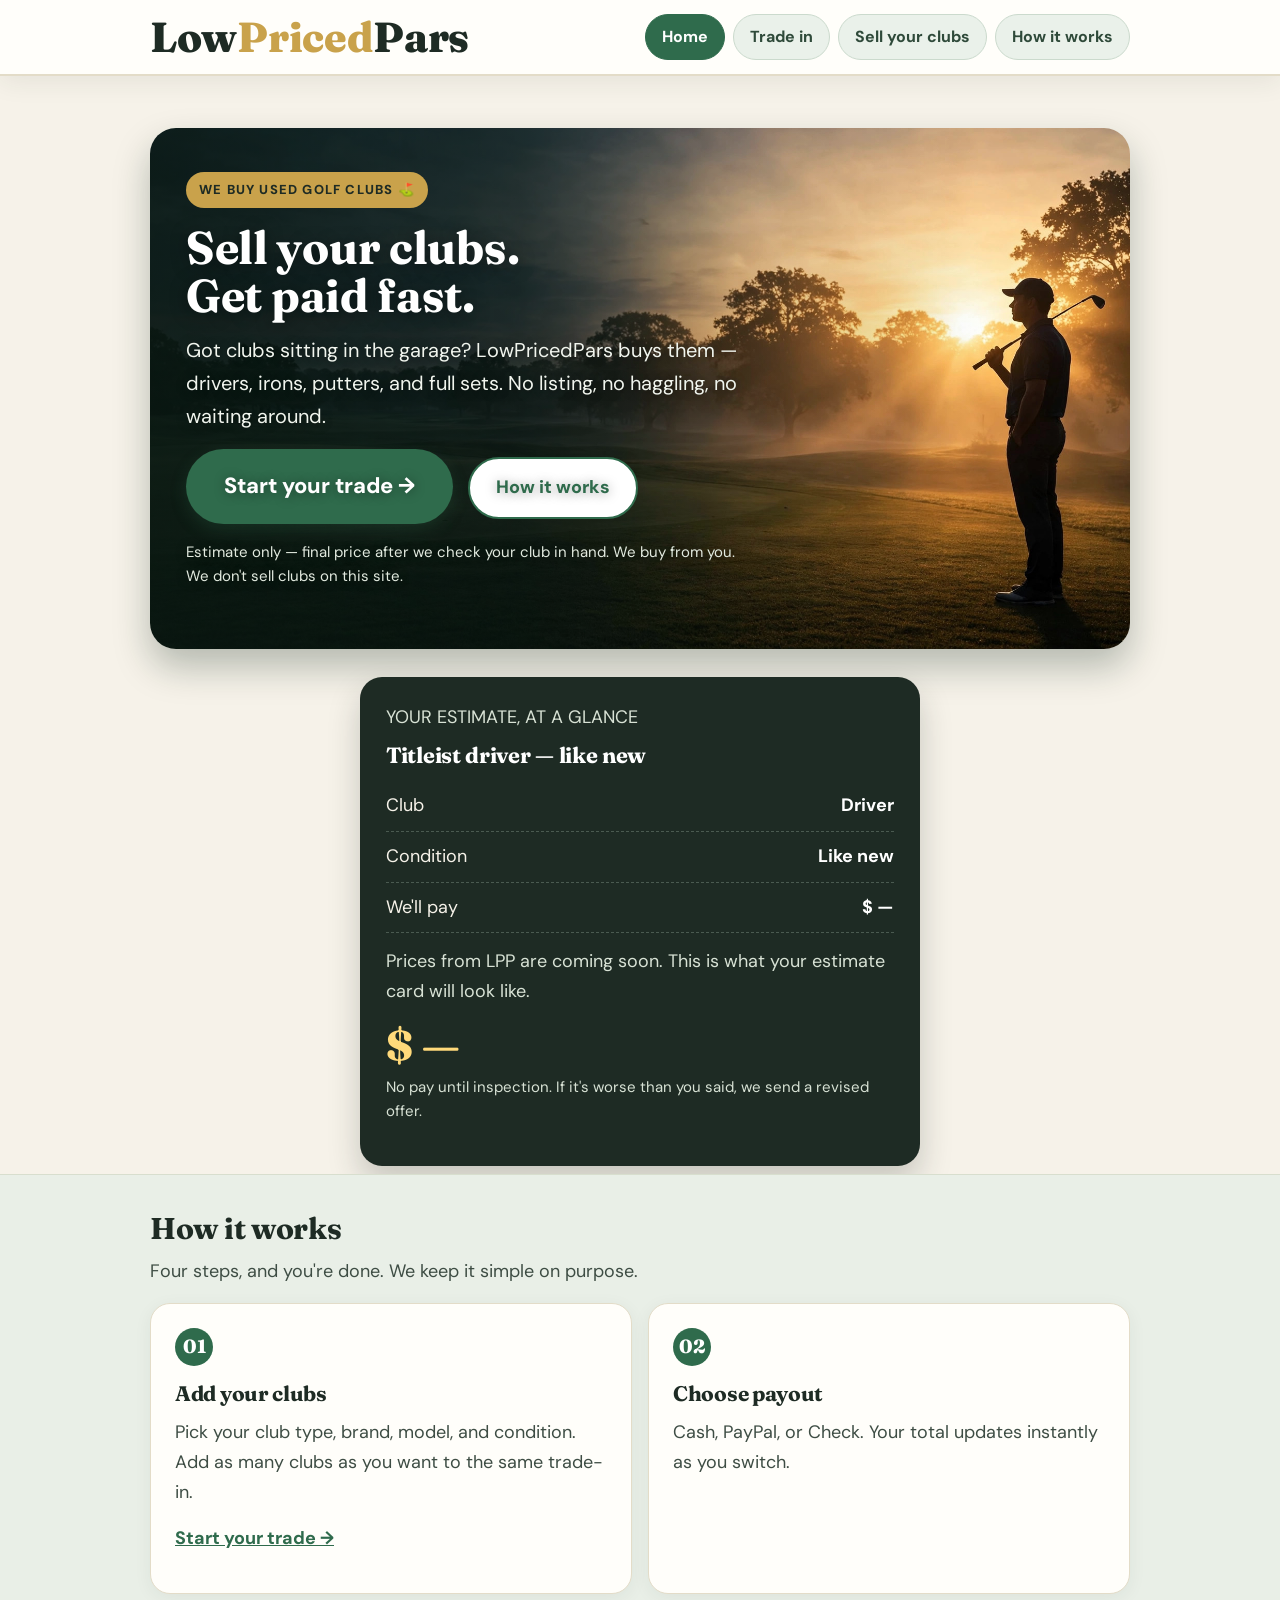
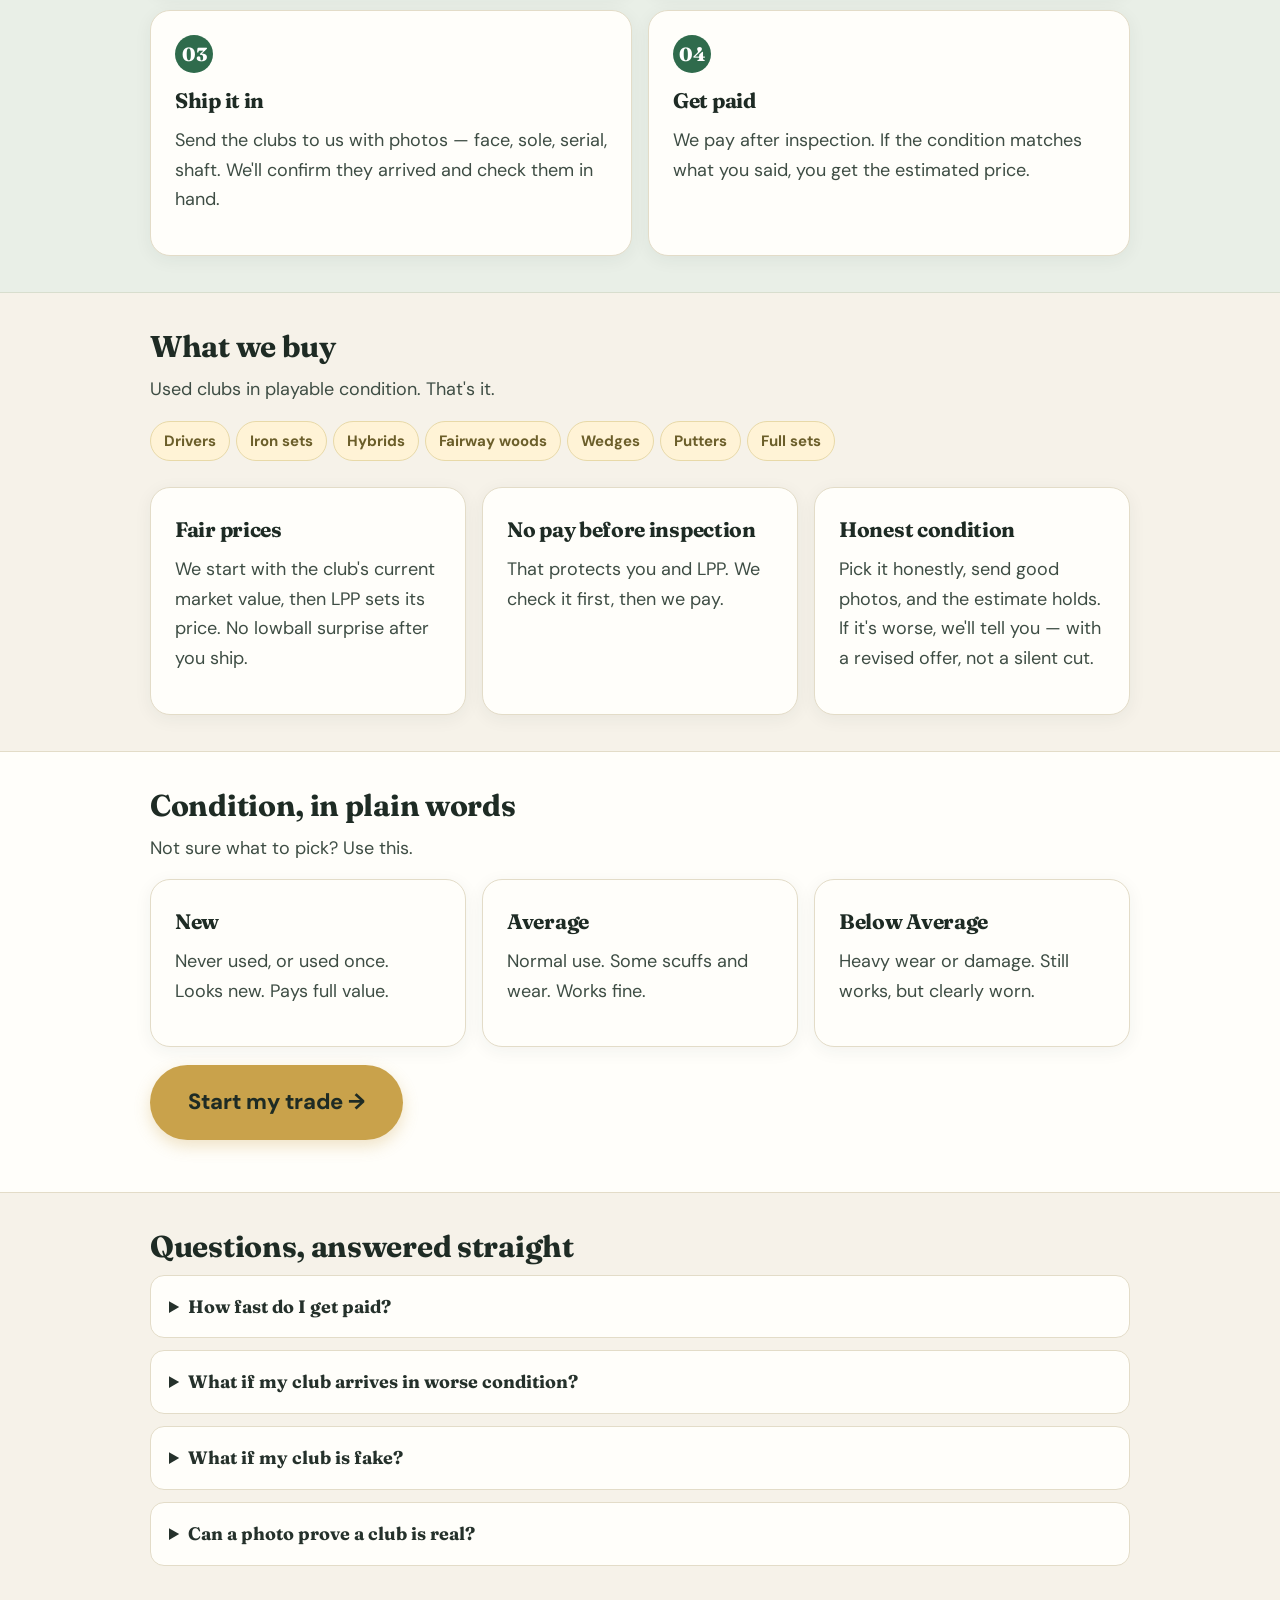
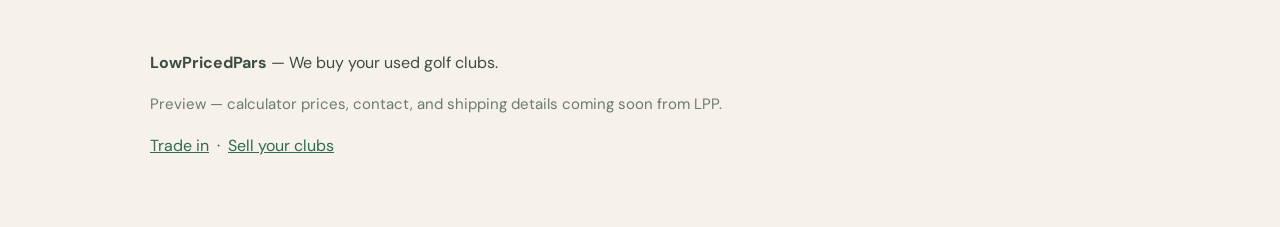
<file: index.html>
<!DOCTYPE html>
<html lang="en">
<head>
<meta charset="UTF-8">
<meta name="viewport" content="width=device-width, initial-scale=1">
<title>LowPricedPars — We Buy Your Used Golf Clubs</title>
<meta name="description" content="LowPricedPars buys used golf clubs. Trade in your clubs, send photos, ship it in, get paid after inspection.">
<link rel="stylesheet" href="styles.css">
</head>
<body>

<header>
  <div class="wrap-wide header-inner">
    <a class="logo" href="index.html">Low<span class="gold">Priced</span>Pars</a>
    <nav>
      <a href="index.html" class="active">Home</a>
      <a href="estimate.html">Trade in</a>
      <a href="sell.html">Sell your clubs</a>
      <a href="#how">How it works</a>
    </nav>
  </div>
</header>

<main>
  <div class="wrap-wide">
    <div class="hero">
      <div class="hero-photo">
      <div class="hero-grid">
        <div>
          <span class="eyebrow">WE BUY USED GOLF CLUBS ⛳</span>
          <h1>Sell your clubs.<br>Get paid fast.</h1>
          <p class="lead">Got clubs sitting in the garage? LowPricedPars buys them — drivers, irons, putters, and full sets. No listing, no haggling, no waiting around.</p>
          <p>
            <a class="btn btn-big" href="estimate.html">Start your trade →</a>
            <a class="btn btn-ghost" href="#how">How it works</a>
          </p>
          <p class="small">Estimate only — final price after we check your club in hand. We buy from you. We don't sell clubs on this site.</p>
        </div>
      </div>
      </div>
    </div>

    <div class="mock-card" style="max-width:560px; margin:0 auto 8px; transform:none;">
      <p style="margin-bottom:4px;">YOUR ESTIMATE, AT A GLANCE</p>
      <h3>Titleist driver — like new</h3>
      <div class="mock-line"><span>Club</span><strong>Driver</strong></div>
      <div class="mock-line"><span>Condition</span><strong>Like new</strong></div>
      <div class="mock-line"><span>We'll pay</span><strong>$ —</strong></div>
      <p style="margin-top:14px;">Prices from LPP are coming soon. This is what your estimate card will look like.</p>
      <div class="price-big">$ —</div>
      <p class="small" style="color:#D8E2D5;">No pay until inspection. If it's worse than you said, we send a revised offer.</p>
    </div>
  </div>

  <section id="how" class="soft">
    <div class="wrap-wide">
      <h2>How it works</h2>
      <p>Four steps, and you're done. We keep it simple on purpose.</p>
      <div class="grid">
        <div class="card"><span class="step-num">01</span><h3>Add your clubs</h3><p>Pick your club type, brand, model, and condition. Add as many clubs as you want to the same trade-in.</p><p><a href="estimate.html"><strong>Start your trade →</strong></a></p></div>
        <div class="card"><span class="step-num">02</span><h3>Choose payout</h3><p>Cash, PayPal, or Check. Your total updates instantly as you switch.</p></div>
        <div class="card"><span class="step-num">03</span><h3>Ship it in</h3><p>Send the clubs to us with photos — face, sole, serial, shaft. We'll confirm they arrived and check them in hand.</p></div>
        <div class="card"><span class="step-num">04</span><h3>Get paid</h3><p>We pay after inspection. If the condition matches what you said, you get the estimated price.</p></div>
      </div>
    </div>
  </section>

  <section>
    <div class="wrap-wide">
      <h2>What we buy</h2>
      <p>Used clubs in playable condition. That's it.</p>
      <p>
        <span class="tag">Drivers</span><span class="tag">Iron sets</span><span class="tag">Hybrids</span><span class="tag">Fairway woods</span><span class="tag">Wedges</span><span class="tag">Putters</span><span class="tag">Full sets</span>
      </p>
      <div class="grid3" style="margin-top:18px;">
        <div class="card"><h3>Fair prices</h3><p>We start with the club's current market value, then LPP sets its price. No lowball surprise after you ship.</p></div>
        <div class="card"><h3>No pay before inspection</h3><p>That protects you and LPP. We check it first, then we pay.</p></div>
        <div class="card"><h3>Honest condition</h3><p>Pick it honestly, send good photos, and the estimate holds. If it's worse, we'll tell you — with a revised offer, not a silent cut.</p></div>
      </div>
    </div>
  </section>

  <section class="cream">
    <div class="wrap-wide">
      <h2>Condition, in plain words</h2>
      <p>Not sure what to pick? Use this.</p>
      <div class="grid3">
        <div class="card"><h3>New</h3><p>Never used, or used once. Looks new. Pays full value.</p></div>
        <div class="card"><h3>Average</h3><p>Normal use. Some scuffs and wear. Works fine.</p></div>
        <div class="card"><h3>Below Average</h3><p>Heavy wear or damage. Still works, but clearly worn.</p></div>
      </div>
      <p style="margin-top:18px;"><a class="btn btn-gold btn-big" href="estimate.html">Start my trade →</a></p>
    </div>
  </section>

  <section>
    <div class="wrap-wide">
      <h2>Questions, answered straight</h2>
      <details><summary>How fast do I get paid?</summary><p>After we receive and inspect your club. Exact timing is coming soon.</p></details>
      <details><summary>What if my club arrives in worse condition?</summary><p>We'll send a revised, lower offer. You can accept it, or get the club back.</p></details>
      <details><summary>What if my club is fake?</summary><p>We pay $0 for fake, stolen, or wrong clubs. Photos help us flag it early, but the final check is in hand.</p></details>
      <details><summary>Can a photo prove a club is real?</summary><p>No — not on its own. AI can flag something suspicious, but it can't certify a club. That's why we inspect before we pay.</p></details>
    </div>
  </section>
</main>

<footer>
  <div class="wrap-wide">
    <p><strong>LowPricedPars</strong> — We buy your used golf clubs.</p>
    <p class="small">Preview — calculator prices, contact, and shipping details coming soon from LPP.</p>
    <p><a href="estimate.html">Trade in</a> &nbsp;·&nbsp; <a href="sell.html">Sell your clubs</a></p>
  </div>
</footer>

</body>
</html>
</file>
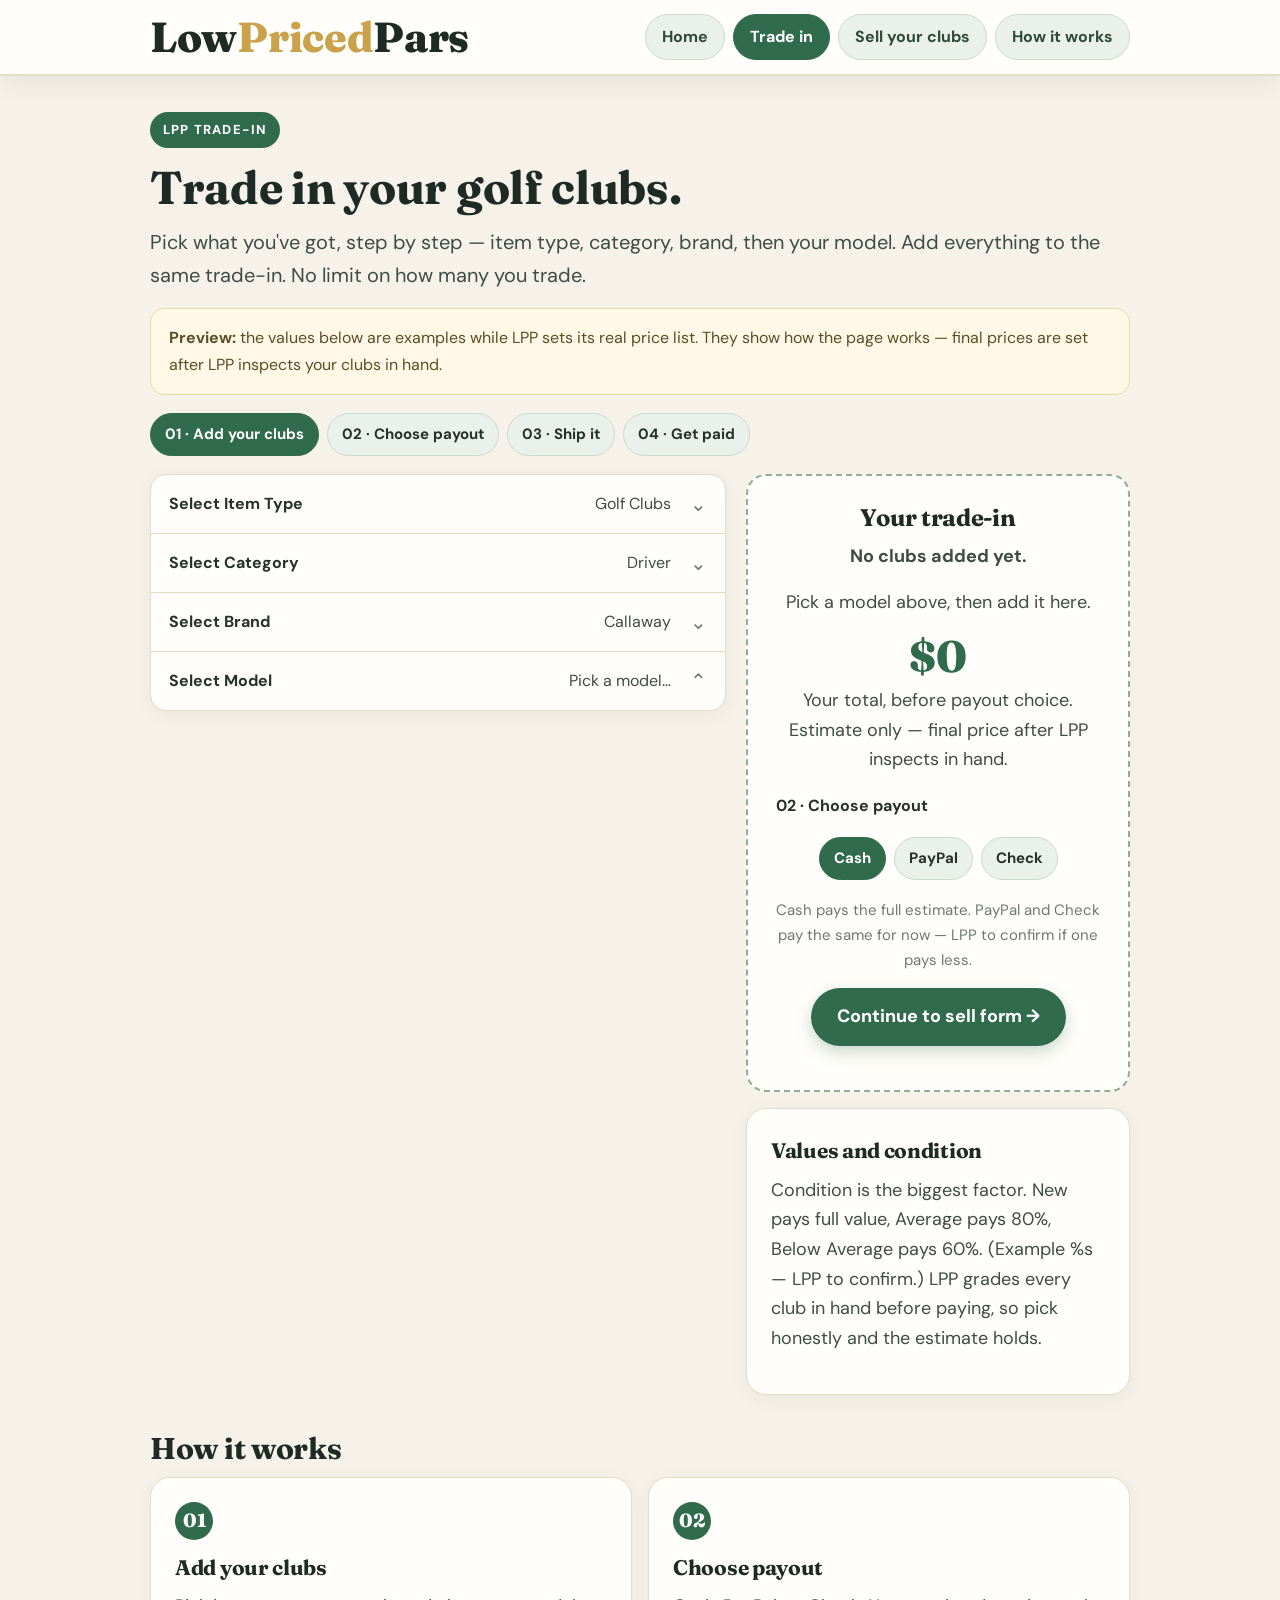
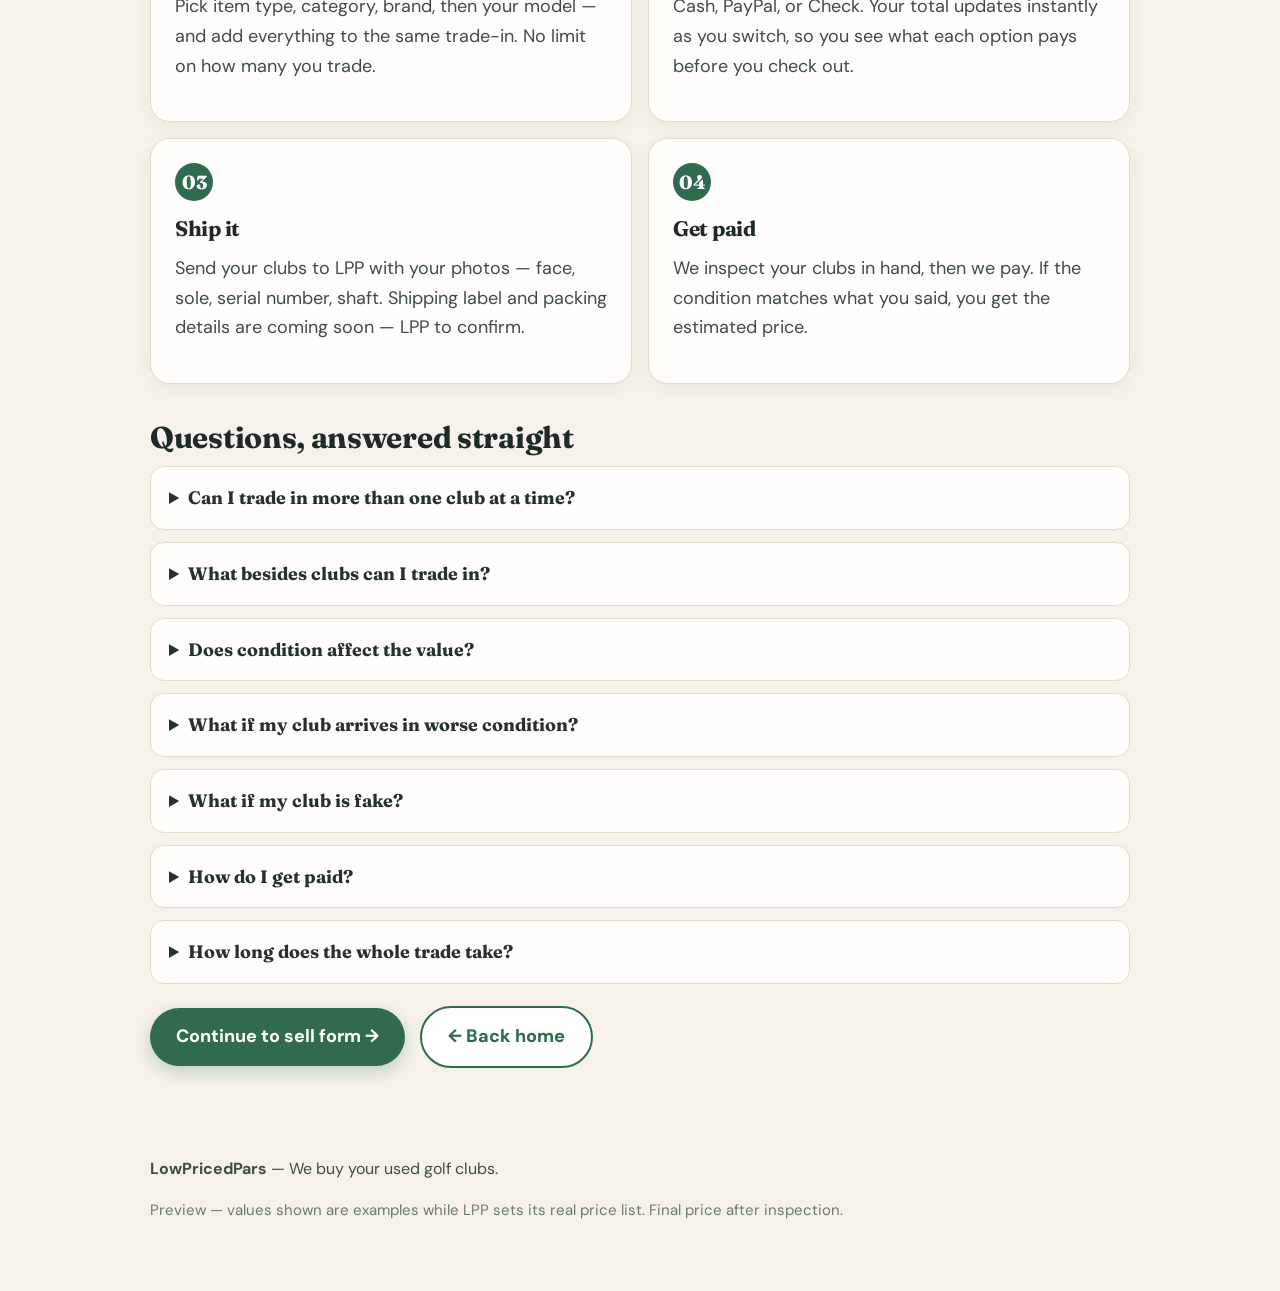
<file: estimate.html>
<!DOCTYPE html>
<html lang="en">
<head>
<meta charset="UTF-8">
<meta name="viewport" content="width=device-width, initial-scale=1">
<title>Trade In Your Golf Clubs — LowPricedPars</title>
<meta name="description" content="Trade in your used golf clubs with LPP. Pick item type, category, brand, then your model — add everything to one trade-in, choose payout, ship it, get paid.">
<link rel="stylesheet" href="styles.css">
</head>
<body>

<header>
  <div class="wrap-wide header-inner">
    <a class="logo" href="index.html">Low<span class="gold">Priced</span>Pars</a>
    <nav>
      <a href="index.html">Home</a>
      <a href="estimate.html" class="active">Trade in</a>
      <a href="sell.html">Sell your clubs</a>
      <a href="index.html#how">How it works</a>
    </nav>
  </div>
</header>

<main>
  <div class="wrap-wide">
    <section>
      <span class="eyebrow">LPP TRADE-IN</span>
      <h1>Trade in your golf clubs.</h1>
      <p class="lead">Pick what you've got, step by step — item type, category, brand, then your model. Add everything to the same trade-in. No limit on how many you trade.</p>
      <p class="note" style="margin-top:10px;"><strong>Preview:</strong> the values below are examples while LPP sets its real price list. They show how the page works — final prices are set after LPP inspects your clubs in hand.</p>

      <div class="progress">
        <span class="on">01 · Add your clubs</span>
        <span>02 · Choose payout</span>
        <span>03 · Ship it</span>
        <span>04 · Get paid</span>
      </div>

      <div class="trade-layout">
        <div>
          <!-- Dropdowns, like the screenshot: one row per step -->
          <div class="dd" id="dropdowns">
            <div class="dd-row" data-dd="itemType">
              <button class="dd-head" type="button" onclick="toggleDd('itemType')">
                <span class="dd-label">Select Item Type</span>
                <span class="dd-value" id="val-itemType">Golf Clubs</span>
                <span class="dd-chev" id="chev-itemType">⌄</span>
              </button>
              <div class="dd-options" id="opt-itemType"></div>
            </div>
            <div class="dd-row" data-dd="category">
              <button class="dd-head" type="button" onclick="toggleDd('category')">
                <span class="dd-label">Select Category</span>
                <span class="dd-value" id="val-category">Driver</span>
                <span class="dd-chev" id="chev-category">⌄</span>
              </button>
              <div class="dd-options" id="opt-category"></div>
            </div>
            <div class="dd-row" data-dd="brand">
              <button class="dd-head" type="button" onclick="toggleDd('brand')">
                <span class="dd-label">Select Brand</span>
                <span class="dd-value" id="val-brand">Callaway</span>
                <span class="dd-chev" id="chev-brand">⌄</span>
              </button>
              <div class="dd-options" id="opt-brand"></div>
            </div>
            <div class="dd-row" data-dd="model">
              <button class="dd-head" type="button" onclick="toggleDd('model')">
                <span class="dd-label">Select Model</span>
                <span class="dd-value" id="val-model">Pick a model…</span>
                <span class="dd-chev" id="chev-model">⌃</span>
              </button>
              <div class="dd-options model-panel" id="opt-model">
                <div class="model-tools">
                  <input id="modelSearch" type="text" placeholder="Search" autocomplete="off">
                  <select id="modelSort">
                    <option value="top">Sort: Top Traded</option>
                    <option value="az">Sort: Name A–Z</option>
                    <option value="low">Sort: Price Low to High</option>
                    <option value="high">Sort: Price High to Low</option>
                  </select>
                </div>
                <div class="pager">
                  <span id="pageCount">1 – 30 of 0</span>
                  <span class="pager-btns">
                    <button type="button" onclick="goPage('first')">|&lt;</button>
                    <button type="button" onclick="goPage('prev')">&lt;</button>
                    <button type="button" onclick="goPage('next')">&gt;</button>
                    <button type="button" onclick="goPage('last')">&gt;|</button>
                  </span>
                </div>
                <div class="model-grid" id="modelGrid"></div>
                <div class="pager" style="border-top:1px solid #E3DCC8;">
                  <span id="pageCount2"></span>
                  <span class="pager-btns">
                    <button type="button" onclick="goPage('first')">|&lt;</button>
                    <button type="button" onclick="goPage('prev')">&lt;</button>
                    <button type="button" onclick="goPage('next')">&gt;</button>
                    <button type="button" onclick="goPage('last')">&gt;|</button>
                  </span>
                </div>
              </div>
            </div>
          </div>

          <!-- Selected club -->
          <div class="card" id="selectedCard" style="margin-top:16px; display:none;">
            <h2 style="font-size:24px;" id="selName"></h2>
            <p class="small" id="selMeta"></p>
            <label for="condition">Condition — be honest, it sets the price</label>
            <select id="condition">
              <option value="new">New — never used, or looks new</option>
              <option value="average" selected>Average — normal use, some scuffs</option>
              <option value="below">Below Average — heavy wear or damage</option>
            </select>
            <p style="margin-top:12px;">We'll pay <strong id="selValue" style="font-size:24px;">$ —</strong> <span class="small">· example value</span></p>
            <p><button class="btn" type="button" onclick="addSelected()">Add to trade-in →</button></p>
          </div>
        </div>

        <div>
          <div class="calc-box cart-box">
            <h2 style="font-size:24px;">Your trade-in</h2>
            <div id="cartList"><p><strong>No clubs added yet.</strong></p><p>Pick a model above, then add it here.</p></div>
            <div class="price-big" id="estimatePrice" style="color:#2F6B4C;">$0</div>
            <p id="estimateDetail">Your total, before payout choice. Estimate only — final price after LPP inspects in hand.</p>

            <label style="text-align:left;">02 · Choose payout</label>
            <div class="progress" id="payoutRow" style="justify-content:center;">
              <span class="on" data-pay="Cash">Cash</span>
              <span data-pay="PayPal">PayPal</span>
              <span data-pay="Check">Check</span>
            </div>
            <p class="small" id="payoutNote">Cash pays the full estimate. PayPal and Check pay the same for now — LPP to confirm if one pays less.</p>
            <p style="margin-top:16px;"><a class="btn" href="sell.html">Continue to sell form →</a></p>
          </div>

          <div class="card" style="margin-top:16px;">
            <h3>Values and condition</h3>
            <p>Condition is the biggest factor. New pays full value, Average pays 80%, Below Average pays 60%. (Example %s — LPP to confirm.) LPP grades every club in hand before paying, so pick honestly and the estimate holds.</p>
          </div>
        </div>
      </div>

      <h2 style="margin-top:36px;">How it works</h2>
      <div class="grid">
        <div class="card"><span class="step-num">01</span><h3>Add your clubs</h3><p>Pick item type, category, brand, then your model — and add everything to the same trade-in. No limit on how many you trade.</p></div>
        <div class="card"><span class="step-num">02</span><h3>Choose payout</h3><p>Cash, PayPal, or Check. Your total updates instantly as you switch, so you see what each option pays before you check out.</p></div>
        <div class="card"><span class="step-num">03</span><h3>Ship it</h3><p>Send your clubs to LPP with your photos — face, sole, serial number, shaft. Shipping label and packing details are coming soon — LPP to confirm.</p></div>
        <div class="card"><span class="step-num">04</span><h3>Get paid</h3><p>We inspect your clubs in hand, then we pay. If the condition matches what you said, you get the estimated price.</p></div>
      </div>

      <h2 style="margin-top:36px;">Questions, answered straight</h2>
      <details><summary>Can I trade in more than one club at a time?</summary><p>Yes. Pick your models one by one and add every club to the same trade-in. There is no limit on how many you trade.</p></details>
      <details><summary>What besides clubs can I trade in?</summary><p>Clubs, shafts, and other golf gear are accepted. If you're not sure about an item, put it in the sell form and ask.</p></details>
      <details><summary>Does condition affect the value?</summary><p>Yes — it's the biggest factor. The better the condition, the higher the value. Use New, Average, or Below Average, and LPP grades each club in hand before paying.</p></details>
      <details><summary>What if my club arrives in worse condition?</summary><p>We'll send a revised, lower offer. You can accept it, or get the club back.</p></details>
      <details><summary>What if my club is fake?</summary><p>We pay $0 for fake, stolen, or wrong clubs. Photos help us flag it early, but the final check is in hand.</p></details>
      <details><summary>How do I get paid?</summary><p>Choose Cash, PayPal, or Check. Your total updates instantly as you switch, so you can see exactly what each one pays before you go on.</p></details>
      <details><summary>How long does the whole trade take?</summary><p>Shipping and inspection timing is coming soon from LPP. We pay after inspection — never before.</p></details>

      <p style="margin-top:22px;">
        <a class="btn" href="sell.html">Continue to sell form →</a>
        <a class="btn btn-ghost" href="index.html">← Back home</a>
      </p>
    </section>
  </div>
</main>

<footer>
  <div class="wrap-wide">
    <p><strong>LowPricedPars</strong> — We buy your used golf clubs.</p>
    <p class="small">Preview — values shown are examples while LPP sets its real price list. Final price after inspection.</p>
  </div>
</footer>

<script>
// LPP's own model list + price rules — SAMPLE VALUES ONLY, while LPP sets real prices.
// Lists are newest first ("Top Traded"). Value = what LPP pays in New condition.
// Average pays 80%, Below Average pays 60%. Change the numbers in sampleValue(), the whole page follows.
var LPP_PAYS_PERCENT = 100;
var CONDITION_PAY = { "new": 1.0, "average": 0.8, "below": 0.6 };
var CONDITION_LABEL = { "new": "New", "average": "Average", "below": "Below Average" };

// Product photo per club type (one photo per type — the same photo shows for every model of that type).
var CLUB_PHOTOS = {
  "Driver": "club-driver.webp", "Fairway Wood": "club-driver.webp", "Hybrid": "club-driver.webp",
  "Iron Set": "club-iron.webp", "Single Iron": "club-iron.webp", "Utility Iron": "club-iron.webp",
  "Chipper": "club-wedge.webp", "Wedge": "club-wedge.webp", "Putter": "club-putter.webp"
};
function photoFor(type) { return CLUB_PHOTOS[type] || "club-driver.webp"; }

var ITEM_TYPES = ["Golf Clubs", "Accessories"];
var CATEGORIES = ["Chipper", "Driver", "Fairway Wood", "Hybrid", "Iron Set", "Putter", "Single Iron", "Utility Iron", "Wedge"];
var BRANDS = ["Callaway", "Cleveland", "Cobra", "Mizuno", "PXG", "Ping", "Srixon", "TaylorMade", "Titleist", "Adams", "Ben Hogan", "Bridgestone", "Eleven", "Epon", "Fourteen", "Honma", "Jean Baptiste", "Kasco", "Kirkland", "Krank", "LA Golf", "Lynx", "MacGregor", "Majesty", "Miura", "NexGen", "Nakashima", "Nickent", "Nicklaus", "Nike", "Nim Brann", "Orlimar", "Performance Golf", "SMT", "Snake Eyes", "Sonartec", "Stix Golf", "Sub 70", "Takomo", "Todd Demsey", "Tommy Armour", "Tour Edge", "US Kids Golf", "Vega", "Vertical Groove Golf", "Vice Golf", "Wilson Staff", "X59", "XXIO", "Yamaha", "Yonex", "Zevo", "Other"];

// Models per brand, per category. Newest / most traded first.
var MODELS = {
  "Callaway": {
    "Driver": ["PARADYM AI SMOKE MAX", "MAVRIK", "ELYTE", "PARADYM", "ELYTE TRIPLE DIAMOND", "ROGUE ST MAX", "ELYTE MINI", "EPIC FLASH", "QUANTUM TRIPLE DIAMOND MAX", "ROGUE ST MAX LS", "EPIC MAX", "ELYTE X", "PARADYM AI SMOKE MAX D", "PARADYM X", "QUANTUM MINI", "PARADYM AI SMOKE TD", "QUANTUM MAX", "GBB EPIC", "ROGUE", "PARADYM TRIPLE DIAMOND", "QUANTUM TRIPLE DIAMOND", "PARADYM AI SMOKE TI 340 MINI", "EPIC SPEED", "ROGUE ST MAX DRAW", "PARADYM AI SMOKE TRIPLE DIAMOND MAX", "EPIC MAX LS", "ROGUE ST MAX 24", "BIG BERTHA 23", "MAVRIK MAX", "ELYTE TRIPLE DIAMOND MAX", "BIG BERTHA B21", "XR 16", "ELYTE MAX FAST", "XR", "QUANTUM MAX D", "ROGUE ST TRIPLE DIAMOND LS", "ROGUE SUB ZERO", "2015 GREAT BIG BERTHA", "MAVRIK SUB ZERO", "PARADYM AI SMOKE MAX FAST", "QUANTUM MAX FAST", "2013 X HOT", "EPIC FLASH SUB ZERO", "BIG BERTHA TITANIUM 454", "DIABLO EDGE", "ELYTE NIGHT EDITION", "RAZR X BLACK", "BIG BERTHA 1.5 MINI", "DIABLO OCTANE", "BIG BERTHA", "BIG BERTHA WARBIRD", "ROGUE DRAW", "X2 HOT", "RAZR FIT", "GREAT BIG BERTHA 23", "BIG BERTHA 460", "ELYTE MINI NIGHT EDITION", "2018 EDGE", "2014 BIG BERTHA", "BIG BERTHA REVA 23", "BIG BERTHA DIABLO", "QUANTUM MAX USA 250", "X 460", "FUSION FT-3", "BIG BERTHA REVA WOMENS", "FT-IQ", "ELYTE TRIPLE DIAMOND TOUR DRAW", "2016 BIG BERTHA FUSION", "GREAT BIG BERTHA II", "ORIGINAL GREAT BIG BERTHA", "FT-IZ", "BIG BERTHA V SERIES", "BIG BERTHA ALPHA 815", "FT-5", "RAZRHAWK", "XR SPEED", "FT-I", "2004 BIG BERTHA", "PARADYM STAR", "EPIC FLASH STAR", "RAZR FIT XTREME", "REVA RISE", "GBB EPIC SUB ZERO", "EPIC MAX STAR", "PARADYM AI SMOKE TRIPLE DIAMOND S", "FT-9", "BIGGEST BIG BERTHA", "ELYTE X NIGHT EDITION", "ELYTE SANDSTORM", "2013 X HOT PRO", "X SERIES N416", "BIG BERTHA ALPHA 816 DBD", "SOLAIRE GEMS", "STEELHEAD III", "REVA", "XR 16 PRO", "X SERIES N415", "HAWKEYE", "HAWKEYE VFT", "X HOT 19", "QUANTUM TRIPLE DIAMOND USA 250", "SOLAIRE", "STEELHEAD PLUS", "QUANTUM TRIPLE DIAMOND MAX USA 250", "QUANTUM STADIUM GLOW MINI", "X HOT N14", "HYPER X", "2014 BIG BERTHA ALPHA", "FT-9 TOUR", "EPIC FLASH SZ TRIPLE DIAMOND", "RAZR X BLACK TI", "X 460 TOUR", "FT TOUR", "BIG BERTHA FUSION FT-2", "2008 BIG BERTHA LADIES", "S2H2", "ERC FUSION", "EPIC SPEED TRIPLE DIAMOND", "EPIC STAR", "C4", "X2 HOT WOMENS", "WOMENS BIG BERTHA V SERIES", "DIABLO OCTANE TOUR", "FT OPTIFORCE 460", "GREAT BIG BERTHA II PRO SERIES", "HAWKEYE VFT PRO SERIES", "EPIC SPEED LS TRIPLE DIAMOND", "XR PRO", "ROGUE ST TRIPLE DIAMOND S TOUR", "2015 GREAT BIG BERTHA WOMENS", "STEELHEAD", "GREAT BIG BERTHA II PLUS", "HAWKEYE PRO SERIES", "FUSION FT-3 TOUR", "GREAT BIG BERTHA II 415", "FT OPTIFORCE 440", "BIG BERTHA ALPHA 815 DBD", "ELYTE SANDSTORM TRIPLE DIAMOND", "MAVRIK SUB ZERO TRIPLE DIAMOND", "RAZRHAWK TOUR", "ERC II", "PARADYM LONG DRIVE", "2018 X SERIES", "RAZR X WHITE", "2013 X HOT WOMENS", "XR 16 SUB ZERO", "FT-5 TOUR", "FT-IQ TOUR", "X HOT 19 WOMENS", "BOBBY JONES", "X2 HOT PRO", "2014 SOLAIRE", "QUANTUM STADIUM GLOW TRIPLE DIAMOND MAX", "2013 SOLAIRE", "PARADYM AI SMOKE MAX TACTICAL EDITION", "PARADYM TRIPLE DIAMOND S TOUR", "2018 SOLAIRE", "ELYTE SANDSTORM TRIPLE DIAMOND MAX", "PARADYM AI SMOKE TD TACTICAL EDITION", "TOUR LIMITED GBB EPIC RED", "RAZR FIT U-DESIGN", "FT-I TOUR", "HYPER X TOUR", "DIABLO EDGE TOUR", "GREAT BIG BERTHA II 415 PLUS", "GREAT BIG BERTHA II+ PROSERIES", "ERC", "OCTANE BLACK", "RAZR FIT TOUR AUTHENTIC", "GBB EPIC FORGED"],
    "Fairway Wood": ["Paradym Ai Smoke Fairway", "Paradym Fairway", "Rogue ST Max Fairway", "Epic Speed Fairway", "Mavrik Fairway", "Big Bertha B21 Fairway"],
    "Hybrid": ["Paradym Ai Smoke Hybrid", "Paradym Hybrid", "Rogue ST Max Hybrid", "Epic Super Hybrid", "Mavrik Hybrid", "Big Bertha Hybrid"],
    "Iron Set": ["Apex Irons", "Apex Pro Irons", "Apex DCB Irons", "Paradym Irons", "Paradym X Irons", "Rogue ST Max Irons", "Rogue ST Pro Irons", "Epic Forged Irons", "Mavrik Irons", "Mavrik Max Irons", "Big Bertha Irons", "X Forged Irons"],
    "Wedge": ["Jaws Raw Wedge", "Jaws MD5 Wedge", "Mack Daddy CB Wedge", "Sure Out Wedge"],
    "Putter": ["Odyssey Putter", "Odyssey White Hot Putter", "Odyssey Toulon Putter", "Odyssey 2-Ball Putter"],
  },
  "Titleist": {
    "Driver": ["GT2", "GT3", "TSR2", "GT280 MINI", "TSR3", "TSI3", "GTS2", "TS2", "TSI2", "GT1", "GTS3", "TSR1", "917 D2", "GT4", "TSR4", "915 D2", "TS3", "913 D2", "910 D2", "917 D3", "GTS300 MINI", "TSI1", "GTS4", "910 D3", "TS1", "983 K", "TSI4", "915 D3", "913 D3", "975 D", "975 J", "905 R", "907 D2", "905 T", "909 D2", "TS4", "C16", "905 S", "907 D1", "975 JVS", "909 D3", "915 D4", "983 E", "PT", "DCI STARSHIP", "909 DCOMP", "975 LFE", "976 R", "HOWITZER"],
    "Fairway Wood": ["GT2 Fairway", "GT3 Fairway", "TSR2 Fairway", "TSR3 Fairway", "TSi2 Fairway", "TS2 Fairway", "917 F2 Fairway"],
    "Hybrid": ["GT2 Hybrid", "GT3 Hybrid", "TSR2 Hybrid", "TSR3 Hybrid", "TSi2 Hybrid", "TS2 Hybrid", "818 H1 Hybrid"],
    "Iron Set": ["T100 Irons", "T150 Irons", "T200 Irons", "T350 Irons", "AP2 Irons", "AP1 Irons", "AP3 Irons", "T-MB Irons", "U505 Irons", "620 MB Irons", "620 CB Irons"],
    "Wedge": ["Vokey SM10 Wedge", "Vokey SM9 Wedge", "Vokey SM8 Wedge", "Vokey SM7 Wedge"],
    "Putter": ["Scotty Cameron Putter", "Scotty Cameron Newport Putter", "Scotty Cameron Phantom Putter"],
  },
  "TaylorMade": {
    "Driver": ["R7 QUAD MINI", "SIM2 MAX", "QI10", "QI4D", "STEALTH", "QI35", "STEALTH 2", "QI10 MAX", "M2", "BRNR COPPER MINI", "SIM2", "QI10 LS", "QI35 MAX", "SIM MAX", "M4", "STEALTH 2 PLUS", "BRNR MINI", "M6", "QI35 LS", "STEALTH PLUS", "SIM", "QI4D LS", "2016 M2", "QI4D MAX", "STEALTH 2 HD", "M1", "SLDR", "M3", "ROCKETBALLZ", "BURNER SUPERFAST 2.0", "SLDR MINI", "BURNER SUPERFAST", "2009 BURNER", "STEALTH HD", "300 MINI", "M5", "2007 BURNER 460", "2016 M1", "R15", "QI35 DESIGNER GOLD", "QI35 DESIGNER SILVER", "R1", "AEROBURNER", "R11", "QI35 EUROPE", "SIM2 MAX-D", "QI35 USA", "R11S", "JETSPEED", "M4 D-TYPE", "QI35 LS LME", "SLDR S", "QI35 MAX LITE", "R7 460", "R5 DUAL", "QI35 LME", "R7 DRAW", "RBZ SPEEDLITE", "ROCKETBALLZ STAGE 2", "SIM MAX-D", "QI35 MAX LME", "ORIGINAL ONE MINI", "QI10 DESIGNER SERIES LS", "TOUR BURNER", "KALEA GOLD", "R580 XD", "M6 D-TYPE", "QI4D SHADOWFALL", "R7 QUAD", "BURNER HT", "R580", "2007 BURNER DRAW", "ROCKETBALLZ TOUR", "M2 D-TYPE", "QI10 DESIGNER SERIES", "2007 BURNER 460 TP", "R9 SUPERTRI", "R9 460", "R9", "QI4D MAX LITE", "SLDR 430", "QI4D LS SHADOWFALL", "360", "R7 SUPERQUAD", "AEROBURNER MINI", "QI35 LS DESIGNER BLACK", "FIRESOLE", "R7 425", "KALEA LADIES", "M1 440", "320 TOUR", "BURNER SUPERFAST 2.0 TP", "TI BUBBLE 2", "QI35 DESIGNER BLACK", "R1 BLACK", "R15 BLACK", "SLDR C", "BURNER BUBBLE", "ROCKETBALLZ STAGE 2 TOUR", "R7 CGB MAX", "STEALTH GLOIRE", "QI35 MAX DESIGNER BLACK", "M1 430", "R15 430", "SIM MAX USA", "QI10 DESIGNER SERIES MAX", "ROCKETBALLZ FIXED HOSEL", "ROCKETBALLZ BLACK", "BURNER 420", "ROCKETBALLZ STAGE 2 BONDED", "R540", "320", "R580 WOMENS", "R7 QUAD HT", "QI4D LME", "KALEA PREMIER", "R7 LIMITED", "MISCELA 2006", "R1 SUPER TP", "QI35 MAX LITE WOMEN'S", "300", "QI35 MAX DESIGNER SILVER", "AEROBURNER BLACK", "BURNER 2", "SLDR TP", "SYSTEM 2 MIDSIZE", "M3 440", "R1 TP", "200 STEEL", "SIM2 MAX USA", "M5 TOUR", "R510 TP", "R540 XD", "SYSTEM 2", "R7 QUAD TP", "TI BUBBLE", "TOUR PREFERRED BURNER", "PITTSBURGH PERSIMMON", "SLDR 430 TP", "R5 XL 460", "M GLOIRE", "TOUR BURNER TP", "SUPERSTEEL", "R7 SUPERQUAD TP", "MISCELA", "R15 430 TP", "BURNER SUPERFAST 3.0", "R11 TP", "R15 TP BLACK", "SLDR WHITE", "R1 BLACK TP", "R7 LIMITED TP", "R9 SUPERTRI TP", "SUPERSTEEL 250", "R7 425 TP", "AEROBURNER MINI TP", "AEROBURNER TP", "R7 CGB MAX LIMITED", "SUPERSTEEL OFFSET", "FIRESOLE OFFSET", "ROCKETBALLZ STAGE 2 WOMENS", "R9 TP", "R510", "R360 XD", "R15 TP", "M1 LIMITED EDITION", "SLDR MINI TP", "ROCKETBALLZ STAGE 2 TP", "ROCKETBALLZ TOUR TP", "SLDR TP WHITE", "JETSPEED TP", "2009 BURNER TP", "BURNER SUPERFAST TP", "R9 SUPERDEEP TP", "R5 DUAL TP", "ROCKETBALLZ TP", "STEALTH 2 EUROPE", "STEALTH 2 USA", "QI35 MAX LITE LME", "QI4D LME MAX LITE", "QI4D LME MAX", "QI4D LME LS", "QI4D MAX SHADOWFALL", "QI4D MAX LITE WOMEN'S", "QI35 MAX DESIGNER GOLD", "R9 MAX", "SLDR S TP", "ROCKETBALLZ PRO", "WOMEN'S SLDR MINI", "SLDR LADIES", "ROCKETBALLZ STAGE 2 TOUR TP", "R9 460 TP", "TI BUBBLE 2 FORGED", "R7 460 TP", "R1 WOMENS", "R11S TP", "R7 TP", "300 TOUR", "SIM2 MAX EUROPE", "SIM GLOIRE", "GLOIRE"],
    "Fairway Wood": ["Qi10 Fairway", "Stealth 2 Fairway", "Stealth Fairway", "SIM2 Fairway", "SIM Fairway", "M6 Fairway", "M4 Fairway"],
    "Hybrid": ["Qi10 Rescue", "Stealth 2 Rescue", "Stealth Rescue", "SIM2 Rescue", "SIM Rescue", "M6 Rescue"],
    "Iron Set": ["P790 Irons", "P770 Irons", "P7MB Irons", "P7MC Irons", "P760 Irons", "P730 Irons", "Qi Irons", "Stealth Irons", "SIM2 Max Irons", "SIM Max Irons", "M6 Irons", "M4 Irons"],
    "Wedge": ["MG4 Wedge", "MG3 Wedge", "MG2 Wedge", "Hi-Toe 3 Wedge"],
    "Putter": ["Spider Putter", "Spider Tour Putter", "Spider GT Putter", "TP Hydro Blast Putter"],
  },
  "Ping": {
    "Driver": ["G430 MAX", "G425 MAX", "G440 MAX", "G430 MAX 10K", "G440 K", "G410 PLUS", "G440 LST", "G400", "G430 LST", "G30", "G400 MAX", "G425 LST", "G440 SFT", "G15", "G430 SFT", "G410 LS TEC", "G425 SFT", "G25", "2016 G", "G20", "G10", "G30 SF TEC", "G400 SF TEC", "G30 LS TEC", "2016 G SF TEC", "G410 SF TEC", "G5", "PRODI G", "G400 LS TEC", "G LE 2", "ANSER", "I20", "PRODI G JUNIOR", "G2", "G LE 3", "2016 G LS TEC", "TISI", "I25", "I15", "G LE", "RHAPSODY", "RAPTURE", "K15", "G440 7.5 LST LIMITED EDITION", "FAITH", "G LE4", "G5 OFFSET", "TISI TEC", "2015 RHAPSODY", "G440 HL MAX", "G10 DRAW", "2016 BUBBA PINK G", "G15 DRAW", "RAPTURE V2", "G2 LADIES", "EYE 2", "SI3 380CC", "MOXIE I 10-11 YEAR OLD", "G440 HL SFT", "KARSTEN III", "SI3", "G5 LADIES", "SERENE", "THRIVE", "G30 LIMITED EDITION BUBBA PINK", "ZING", "MOXIE G 8-9 YEAR OLD", "G2 EZ", "BUBBA WATSON PINK G20", "KARSTEN I", "ISI TOUR", "ZING 2", "KARSTEN 50TH RAPTURE V2", "MOXIE K 6-7 YEAR OLD", "KARSTEN II", "EYE", "G5 LADIES OFFSET", "I3", "G812 JUNIOR"],
    "Fairway Wood": ["G430 Fairway", "G425 Fairway", "G410 Fairway", "G400 Fairway", "G30 Fairway"],
    "Hybrid": ["G430 Hybrid", "G425 Hybrid", "G410 Hybrid", "G400 Hybrid", "G30 Hybrid"],
    "Iron Set": ["i230 Irons", "i525 Irons", "i210 Irons", "i200 Irons", "i59 Irons", "G430 Irons", "G425 Irons", "G410 Irons", "G400 Irons", "G30 Irons"],
    "Wedge": ["Glide 4.0 Wedge", "Glide 3.0 Wedge", "Glide 2.0 Wedge"],
    "Putter": ["Anser Putter", "Anser 2 Putter", "Prime Tyne Putter", "Sigma 2 Putter"],
  },
  "Cobra": {
    "Driver": ["DarkSpeed Driver", "DarkSpeed Max Driver", "DarkSpeed LS Driver", "Aerojet Driver", "Aerojet Max Driver", "Aerojet LS Driver", "LTDx Driver", "LTDx Max Driver", "LTDx LS Driver", "King Radspeed Driver", "King Radspeed XB Driver", "King Radspeed XD Driver", "King F9 Speedback Driver", "King F8 Driver", "King F7 Driver"],
    "Fairway Wood": ["DarkSpeed Fairway", "Aerojet Fairway", "LTDx Fairway", "King Radspeed Fairway", "King F9 Fairway"],
    "Hybrid": ["DarkSpeed Hybrid", "Aerojet Hybrid", "LTDx Hybrid", "King Radspeed Hybrid", "King F9 Hybrid"],
    "Iron Set": ["King Forged Irons", "King Tour Irons", "King Forged Tec Irons", "DarkSpeed Irons", "Aerojet Irons", "LTDx Irons", "King F9 Irons"],
    "Wedge": ["King Snakebite Wedge", "King MIM Wedge"],
    "Putter": ["King Vintage Putter", "King 3D Printed Putter"],
  },
  "Mizuno": {
    "Driver": ["ST-Z 230 Driver", "ST-X 230 Driver", "ST-Z 220 Driver", "ST-X 220 Driver", "ST200 Driver", "ST190 Driver", "ST180 Driver", "JPX 850 Driver", "JPX 900 Driver"],
    "Fairway Wood": ["ST-Z 230 Fairway", "ST-X 230 Fairway", "ST200 Fairway", "JPX 900 Fairway"],
    "Hybrid": ["CLK Hybrid", "JPX 900 Hybrid", "ST200 Hybrid"],
    "Iron Set": ["JPX 923 Irons", "JPX 925 Irons", "JPX 921 Irons", "JPX 919 Irons", "JPX 900 Irons", "MP-20 Irons", "MP-18 Irons", "T-Zoid Irons"],
    "Wedge": ["T24 Wedge", "T22 Wedge", "S18 Wedge"],
    "Putter": ["M Craft Putter", "M Craft OMOI Putter"],
  },
  "Srixon": {
    "Driver": ["ZX5 Mk II Driver", "ZX7 Mk II Driver", "ZX5 Driver", "ZX7 Driver", "Z 785 Driver", "Z 585 Driver", "Z 765 Driver", "Z 565 Driver"],
    "Fairway Wood": ["ZX Mk II Fairway", "ZX Fairway", "Z F85 Fairway"],
    "Hybrid": ["ZX Mk II Hybrid", "ZX Hybrid", "Z H85 Hybrid"],
    "Iron Set": ["ZX5 Mk II Irons", "ZX7 Mk II Irons", "ZX5 Irons", "ZX7 Irons", "Z 785 Irons", "Z 585 Irons"],
    "Wedge": ["Cleveland RTX Wedge", "Srixon Wedge"],
    "Putter": ["Srixon Putter"],
  },
  "Cleveland": {
    "Driver": ["Launcher XL Driver", "Launcher XL Lite Driver", "Launcher HB Turbo Driver", "Launcher Turbo Driver"],
    "Fairway Wood": ["Launcher XL Fairway", "Launcher HB Turbo Fairway"],
    "Hybrid": ["Launcher XL Halo Hybrid", "Launcher HB Turbo Hybrid"],
    "Iron Set": ["Launcher XL Irons", "Launcher UHX Irons", "Launcher HB Irons"],
    "Wedge": ["RTX 6 ZipCore Wedge", "RTX ZipCore Wedge", "CBX 2 Wedge"],
    "Putter": ["HB Soft Putter", "Frontline Putter"],
  },
  "Wilson Staff": {
    "Driver": ["D9 Driver", "D7 Driver", "Staff Model Driver", "C300 Driver"],
    "Fairway Wood": ["D9 Fairway", "D7 Fairway", "Staff Model Fairway"],
    "Hybrid": ["D9 Hybrid", "D7 Hybrid"],
    "Iron Set": ["D9 Irons", "D7 Irons", "Staff Model CB Irons", "Staff Model Blade Irons"],
    "Wedge": ["Staff Model Wedge", "Harmonized Wedge"],
    "Putter": ["Staff Model Putter", "Infinite Putter"],
  },
  "Tour Edge": {
    "Driver": ["Exotics C723 Driver", "Exotics E723 Driver", "Exotics C722 Driver", "Exotics E722 Driver", "Hot Launch C524 Driver"],
    "Fairway Wood": ["Exotics C723 Fairway", "Exotics E723 Fairway", "Hot Launch C524 Fairway"],
    "Hybrid": ["Exotics C723 Hybrid", "Exotics E723 Hybrid", "Hot Launch C524 Hybrid"],
    "Iron Set": ["Exotics C723 Irons", "Exotics E723 Irons", "Hot Launch C524 Irons"],
    "Wedge": ["Exotics Wedge"],
    "Putter": ["Exotics Putter"],
  },
  "Other": {
    "Driver": ["Other Driver — tell us in the sell form"],
    "Fairway Wood": ["Other Fairway Wood — tell us in the sell form"],
    "Hybrid": ["Other Hybrid — tell us in the sell form"],
    "Iron Set": ["Other Irons — tell us in the sell form"],
    "Wedge": ["Other Wedge — tell us in the sell form"],
    "Putter": ["Other Putter — tell us in the sell form"],
  }
};


// Fill in the categories and brands the list above does not cover yet,
// so every dropdown option shows something instead of an empty list.
var UTILITY_IRONS = {
  "Titleist": ["U505 Utility Iron"],
  "TaylorMade": ["P790 UDI Utility Iron", "P770 UDI Utility Iron"],
  "Ping": ["iCrossover Utility Iron"],
  "Callaway": ["Apex UT Utility Iron", "Apex UW Utility Iron"]
};
BRANDS.forEach(function (b) {
  if (!MODELS[b]) MODELS[b] = {};
  CATEGORIES.forEach(function (cat) {
    if (!MODELS[b][cat] || !MODELS[b][cat].length) {
      if (cat === "Utility Iron" && UTILITY_IRONS[b]) MODELS[b][cat] = UTILITY_IRONS[b].slice();
      else MODELS[b][cat] = ["Other " + b + " " + cat + " — tell us in the sell form"];
    }
  });
});

// Sample value by category + how new the model is (its place in the list).
function sampleValue(category, pos) {
  var base = { "Driver": [260, 220, 180, 140, 90, 50], "Fairway Wood": [180, 150, 120, 90], "Hybrid": [160, 130, 100, 80], "Iron Set": [420, 360, 300, 240], "Wedge": [85, 75, 65, 55], "Putter": [200, 150, 110, 80], "Chipper": [90, 70, 55, 40], "Single Iron": [120, 100, 80, 60], "Utility Iron": [200, 170, 140, 110] }[category] || [150, 120, 100, 80];
  var tier = pos < 3 ? 0 : pos < 7 ? 1 : pos < 12 ? 2 : pos < 30 ? 3 : pos < 80 ? 4 : 5;
  if (tier >= base.length) tier = base.length - 1;
  return base[tier];
}

var state = { itemType: "Golf Clubs", category: "Driver", brand: "Callaway", model: null, page: 1, sort: "top", query: "" };
var cart = [];
var payout = "Cash";
var PAGE_SIZE = 30;

function modelList() {
  var names = (MODELS[state.brand] && MODELS[state.brand][state.category]) || [];
  var list = names.map(function (name, i) {
    return { brand: state.brand, model: name, type: state.category, value: sampleValue(state.category, i), pos: i };
  });
  var q = state.query.trim().toLowerCase();
  if (q) list = list.filter(function (c) { return (c.brand + " " + c.model + " " + c.type).toLowerCase().indexOf(q) !== -1; });
  if (state.sort === "az") list = list.slice().sort(function (a, b) { return a.model.localeCompare(b.model); });
  if (state.sort === "low") list = list.slice().sort(function (a, b) { return a.value - b.value; });
  if (state.sort === "high") list = list.slice().sort(function (a, b) { return b.value - a.value; });
  return list;
}

function clubValue(c, cond) {
  return Math.round(c.value * LPP_PAYS_PERCENT / 100 * CONDITION_PAY[cond]);
}

function fillOptions(id, items, current, onPick) {
  var el = document.getElementById(id);
  el.innerHTML = "";
  items.forEach(function (item) {
    var b = document.createElement("button");
    b.type = "button";
    b.className = "dd-option" + (item === current ? " on" : "");
    b.textContent = item;
    b.onclick = function () { onPick(item); };
    el.appendChild(b);
  });
}

function renderDropdowns() {
  document.getElementById("val-itemType").textContent = state.itemType;
  document.getElementById("val-category").textContent = state.category;
  document.getElementById("val-brand").textContent = state.brand;
  document.getElementById("val-model").textContent = state.model ? state.model.model : "Pick a model…";
  fillOptions("opt-itemType", ITEM_TYPES, state.itemType, function (v) { state.itemType = v; closeAllDd(); renderDropdowns(); });
  fillOptions("opt-category", CATEGORIES, state.category, function (v) { state.category = v; state.model = null; state.page = 1; closeAllDd(); renderDropdowns(); renderModels(); renderSelected(); });
  fillOptions("opt-brand", BRANDS, state.brand, function (v) { state.brand = v; state.model = null; state.page = 1; closeAllDd(); renderDropdowns(); renderModels(); renderSelected(); });
}

function closeAllDd() {
  document.querySelectorAll(".dd-options").forEach(function (el) { el.classList.remove("open"); });
  document.querySelectorAll(".dd-chev").forEach(function (el) { el.textContent = "⌄"; });
}
function toggleDd(which) {
  var panel = document.getElementById("opt-" + which);
  var wasOpen = panel.classList.contains("open");
  closeAllDd();
  if (!wasOpen) {
    panel.classList.add("open");
    document.getElementById("chev-" + which).textContent = "⌃";
    if (which === "model") renderModels();
  }
}

function renderModels() {
  var list = modelList();
  var pages = Math.max(1, Math.ceil(list.length / PAGE_SIZE));
  if (state.page > pages) state.page = pages;
  var start = (state.page - 1) * PAGE_SIZE;
  var pageItems = list.slice(start, start + PAGE_SIZE);
  var countText = list.length ? (start + 1) + " – " + Math.min(start + PAGE_SIZE, list.length) + " of " + list.length : "0 of 0";
  document.getElementById("pageCount").textContent = countText;
  document.getElementById("pageCount2").textContent = countText;
  var grid = document.getElementById("modelGrid");
  grid.innerHTML = "";
  pageItems.forEach(function (c) {
    var t = document.createElement("button");
    t.type = "button";
    t.className = "model-tile" + (state.model && state.model.model === c.model && state.model.brand === c.brand ? " on" : "");
    t.innerHTML = "<img class=\"model-thumb\" src=\"" + photoFor(c.type) + "\" alt=\"\">"
      + "<span><span class=\"model-name\">" + c.model.toUpperCase() + "</span>"
      + "<span class=\"model-meta\">" + c.brand + " · " + c.type + " · $" + clubValue(c, "average") + " avg.</span></span>";
    t.onclick = function () { selectModel(c); };
    grid.appendChild(t);
  });
  if (!pageItems.length) grid.innerHTML = "<p style=\"grid-column:1/-1;\">Nothing listed here yet — try a different search, or tell us what you have in the sell form.</p>";
}

function goPage(dir) {
  var pages = Math.max(1, Math.ceil(modelList().length / PAGE_SIZE));
  if (dir === "first") state.page = 1;
  if (dir === "prev") state.page = Math.max(1, state.page - 1);
  if (dir === "next") state.page = Math.min(pages, state.page + 1);
  if (dir === "last") state.page = pages;
  renderModels();
}

function selectModel(c) {
  state.model = c;
  renderDropdowns();
  openModal(c);
}

function renderSelected() {
  var card = document.getElementById("selectedCard");
  if (!state.model) { card.style.display = "none"; return; }
  card.style.display = "block";
  document.getElementById("selName").textContent = state.model.brand + " " + state.model.model;
  document.getElementById("selMeta").textContent = state.model.type + " · " + state.model.brand;
  updateSelValue();
}
function updateSelValue() {
  if (!state.model) return;
  var cond = document.getElementById("condition").value;
  document.getElementById("selValue").textContent = "$" + clubValue(state.model, cond);
}
document.getElementById("condition").addEventListener("change", updateSelValue);

function addSelected() {
  if (!state.model) return;
  var cond = document.getElementById("condition").value;
  var label = { "new": "New", "average": "Average", "below": "Below Average" }[cond];
  cart.push({ name: state.model.brand + " " + state.model.model, cond: label, value: clubValue(state.model, cond) });
  renderCart();
}
function removeClub(i) { cart.splice(i, 1); renderCart(); }

function renderCart() {
  var listEl = document.getElementById("cartList");
  var priceEl = document.getElementById("estimatePrice");
  var detailEl = document.getElementById("estimateDetail");
  if (!cart.length) {
    listEl.innerHTML = "<p><strong>No clubs added yet.</strong></p><p>Pick a model above, then add it here.</p>";
    priceEl.textContent = "$0";
    detailEl.textContent = "Your total, before payout choice. Estimate only — final price after LPP inspects in hand.";
    return;
  }
  var total = 0;
  var html = "";
  cart.forEach(function (c, i) {
    total += c.value;
    html += "<div class=\"mock-line\" style=\"text-align:left;\"><span>" + c.name + " · " + c.cond + "</span><strong>$" + c.value + " <a href=\"#\" onclick=\"removeClub(" + i + ");return false;\" style=\"color:#C9A24B;\">✕</a></strong></div>";
  });
  listEl.innerHTML = html;
  priceEl.textContent = "$" + total;
  detailEl.textContent = cart.length + (cart.length === 1 ? " club" : " clubs") + " in your trade-in · " + payout + " · Estimate only — final price after LPP inspects in hand.";
}

document.getElementById("modelSearch").addEventListener("input", function (e) { state.query = e.target.value; state.page = 1; renderModels(); });
document.getElementById("modelSort").addEventListener("change", function (e) { state.sort = e.target.value; state.page = 1; renderModels(); });
document.querySelectorAll("#payoutRow span").forEach(function (el) {
  el.addEventListener("click", function () {
    payout = el.getAttribute("data-pay");
    document.querySelectorAll("#payoutRow span").forEach(function (s) { s.classList.remove("on"); });
    el.classList.add("on");
    document.getElementById("payoutNote").textContent = payout + " pays the full estimate for now — LPP to confirm if one method pays less.";
    renderCart();
  });
});

// ---- Product popup ----
var modalClub = null;
function money(n) { return "$" + n.toFixed(2); }
function modalValue() {
  if (!modalClub) return 0;
  var cond = document.getElementById("modalCondition").value;
  if (!cond) return 0;
  var v = clubValue(modalClub, cond);
  if (document.getElementById("modalHeadOnly").checked) v = Math.round(v * 0.7);
  var qty = parseInt(document.getElementById("modalQty").value, 10) || 1;
  return v * Math.max(1, qty);
}
function updateModalPrices() {
  var cond = document.getElementById("modalCondition").value;
  var addBtn = document.getElementById("modalAdd");
  if (!cond || !modalClub) {
    document.getElementById("modalCash").textContent = "$ —";
    document.getElementById("modalPaypal").textContent = "$ —";
    addBtn.disabled = true;
    return;
  }
  var v = modalValue();
  document.getElementById("modalCash").textContent = money(v);
  document.getElementById("modalPaypal").textContent = money(v);
  addBtn.disabled = false;
}
function openModal(c) {
  modalClub = c;
  document.getElementById("modalCat").textContent = c.type.toUpperCase();
  document.getElementById("modalTitle").textContent = c.brand + " " + c.model;
  document.getElementById("modalImg").src = photoFor(c.type);
  document.getElementById("modalCondition").value = "";
  document.getElementById("modalHeadOnly").checked = false;
  document.getElementById("modalShaft").value = "Stock";
  document.getElementById("modalQty").value = 1;
  updateModalPrices();
  document.getElementById("modalBackdrop").classList.add("open");
}
function closeModal() { document.getElementById("modalBackdrop").classList.remove("open"); }
document.getElementById("modalCondition").addEventListener("change", updateModalPrices);
document.getElementById("modalHeadOnly").addEventListener("change", updateModalPrices);
document.getElementById("modalQty").addEventListener("input", updateModalPrices);
document.getElementById("modalAdd").addEventListener("click", function () {
  if (!modalClub) return;
  var cond = document.getElementById("modalCondition").value;
  var label = CONDITION_LABEL[cond];
  var qty = Math.max(1, parseInt(document.getElementById("modalQty").value, 10) || 1);
  var headOnly = document.getElementById("modalHeadOnly").checked;
  var each = clubValue(modalClub, cond);
  if (headOnly) each = Math.round(each * 0.7);
  cart.push({ name: modalClub.brand + " " + modalClub.model + (headOnly ? " (head only)" : "") + (qty > 1 ? " × " + qty : ""), cond: label, value: each * qty });
  renderCart();
  closeModal();
});

renderDropdowns();
renderModels();
renderSelected();
renderCart();
// Model panel starts open, like in the screenshot.
document.getElementById("opt-model").classList.add("open");
document.getElementById("chev-model").textContent = "⌃";
</script>

<!-- Product popup — opens when a model tile is clicked -->
<div class="modal-backdrop" id="modalBackdrop" onclick="if(event.target===this) closeModal()">
  <div class="modal" role="dialog" aria-label="Club details">
    <button class="modal-close" type="button" onclick="closeModal()">✕</button>
    <div class="modal-grid">
      <div class="modal-photo"><img id="modalImg" src="club-driver.webp" alt="Club photo"></div>
      <div class="modal-body">
        <p class="modal-cat" id="modalCat">DRIVER</p>
        <h2 id="modalTitle"></h2>
        <label for="modalCondition">Condition * <span class="small" style="float:right;">ⓘ Help</span></label>
        <select id="modalCondition">
          <option value="">Select Condition</option>
          <option value="new">New</option>
          <option value="average">Average</option>
          <option value="below">Below Average</option>
        </select>
        <label class="check"><input type="checkbox" id="modalHeadOnly" style="width:auto;"> Club Head Only</label>
        <label for="modalShaft">Shaft Model *</label>
        <select id="modalShaft">
          <option>Stock</option>
          <option>Upgraded / aftermarket</option>
          <option>Not sure</option>
        </select>
        <label for="modalQty">Quantity *</label>
        <input id="modalQty" type="number" min="1" value="1">
        <div class="modal-prices">
          <div><span>Cash</span><strong id="modalCash">$ —</strong></div>
          <div><span>PayPal</span><strong id="modalPaypal" style="color:#B3261E;">$ —</strong></div>
        </div>
        <p class="small">Example values — PayPal pays the same as Cash for now. Final price after LPP inspects in hand. Head only pays 70% (LPP to confirm).</p>
        <button class="btn modal-add" id="modalAdd" type="button" disabled>🛒 Add to Cart</button>
      </div>
    </div>
  </div>
</div>

</body>
</html>
</file>
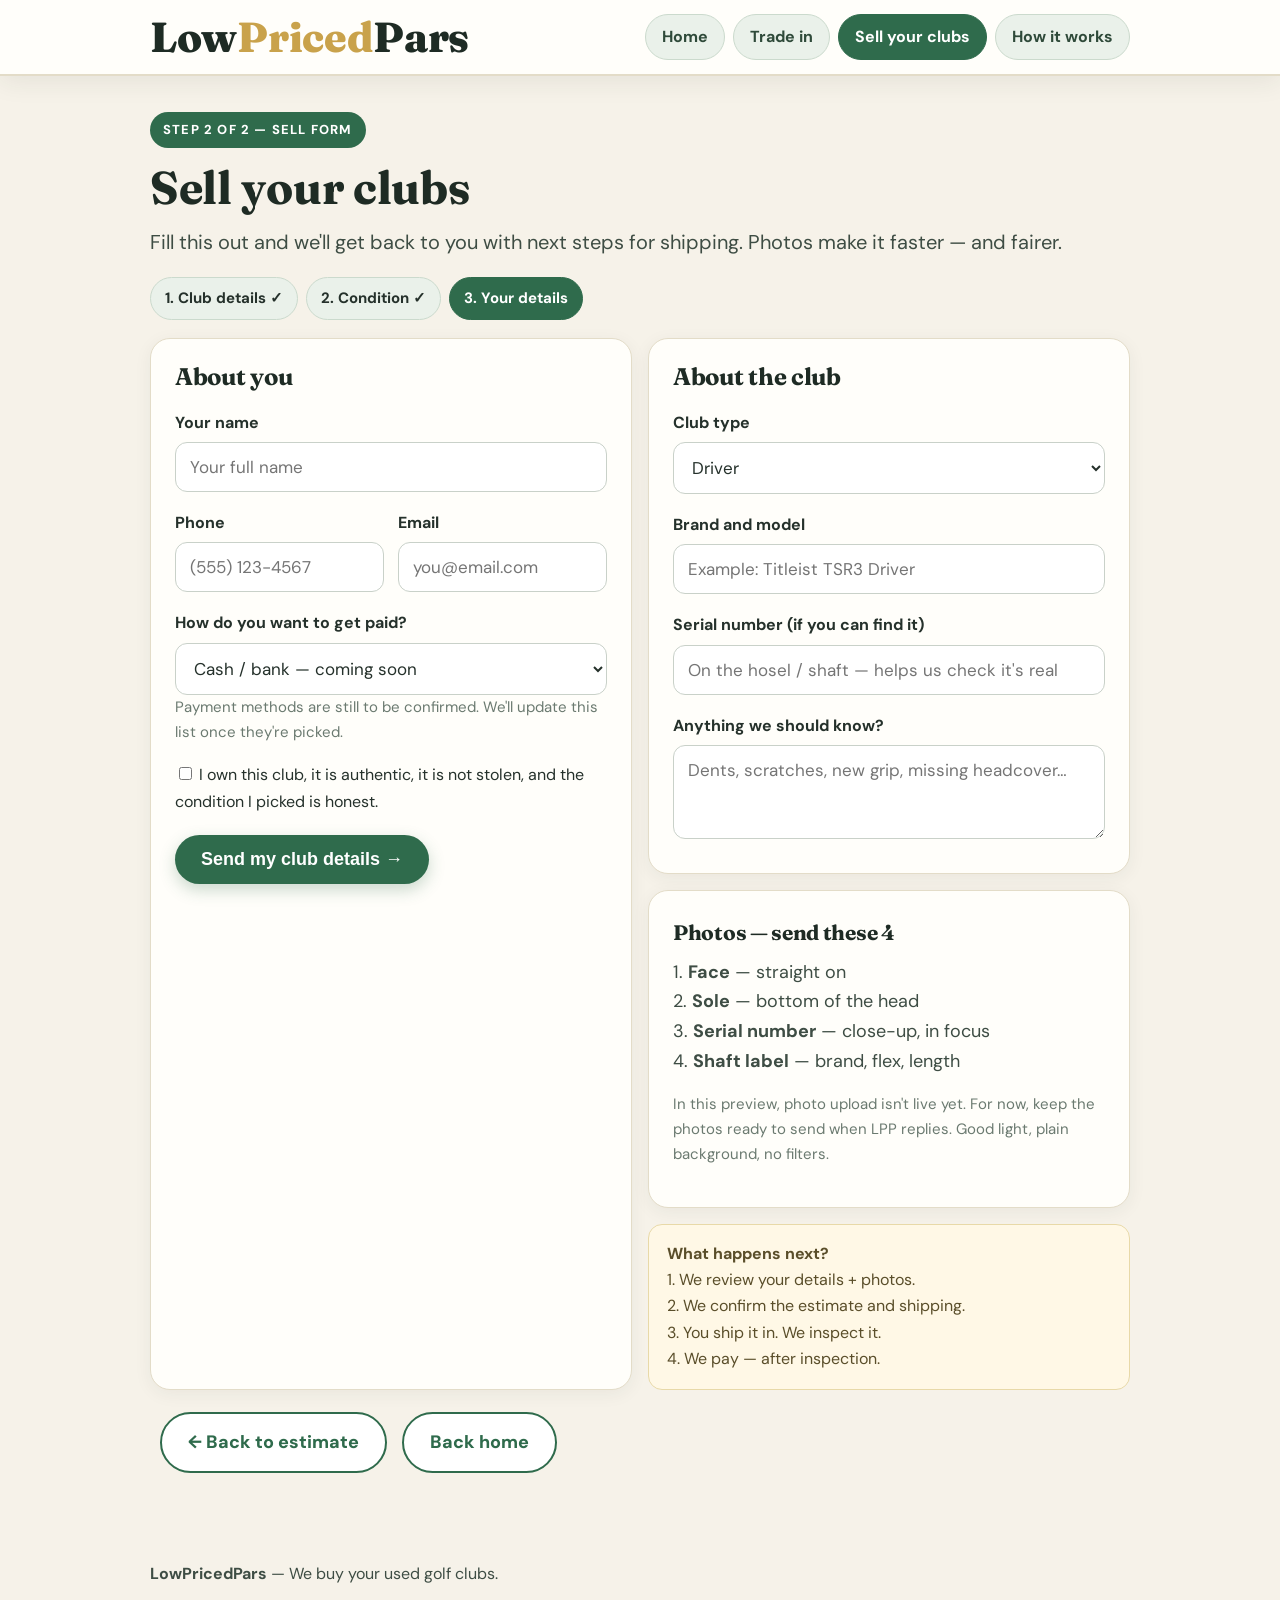
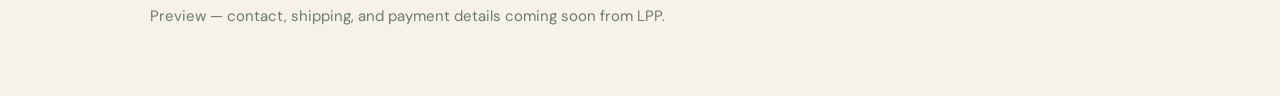
<file: sell.html>
<!DOCTYPE html>
<html lang="en">
<head>
<meta charset="UTF-8">
<meta name="viewport" content="width=device-width, initial-scale=1">
<title>Sell your clubs — LowPricedPars</title>
<meta name="description" content="Sell your used golf clubs to LowPricedPars. Send your details and photos.">
<link rel="stylesheet" href="styles.css">
</head>
<body>

<header>
  <div class="wrap-wide header-inner">
    <a class="logo" href="index.html">Low<span class="gold">Priced</span>Pars</a>
    <nav>
      <a href="index.html">Home</a>
      <a href="estimate.html">Trade in</a>
      <a href="sell.html" class="active">Sell your clubs</a>
      <a href="index.html#how">How it works</a>
    </nav>
  </div>
</header>

<main>
  <div class="wrap-wide">
    <section>
      <span class="eyebrow">STEP 2 OF 2 — SELL FORM</span>
      <h1>Sell your clubs</h1>
      <p class="lead">Fill this out and we'll get back to you with next steps for shipping. Photos make it faster — and fairer.</p>

      <div class="progress">
        <span>1. Club details ✓</span>
        <span>2. Condition ✓</span>
        <span class="on">3. Your details</span>
      </div>

      <div class="grid">
        <div class="card">
          <h2 style="font-size:24px;">About you</h2>
          <form onsubmit="event.preventDefault(); document.getElementById('form-note').style.display='block';">
            <label for="name">Your name</label>
            <input id="name" type="text" placeholder="Your full name" autocomplete="name">

            <div class="field-row">
              <div>
                <label for="phone">Phone</label>
                <input id="phone" type="tel" placeholder="(555) 123-4567" autocomplete="tel">
              </div>
              <div>
                <label for="email">Email</label>
                <input id="email" type="email" placeholder="you@email.com" autocomplete="email">
              </div>
            </div>

            <label for="pay">How do you want to get paid?</label>
            <select id="pay">
              <option>Cash / bank — coming soon</option>
              <option>PayPal — coming soon</option>
              <option>Check — coming soon</option>
            </select>
            <p class="small">Payment methods are still to be confirmed. We'll update this list once they're picked.</p>

            <label class="check"><input type="checkbox" style="width:auto;"> I own this club, it is authentic, it is not stolen, and the condition I picked is honest.</label>

            <p style="margin-top:20px;"><button class="btn" type="submit">Send my club details →</button></p>
            <p id="form-note" class="note" style="display:none;">Thanks — this is a preview, so this form doesn't send yet. LPP's real contact / send details are coming next.</p>
          </form>
        </div>

        <div>
          <div class="card">
            <h2 style="font-size:24px;">About the club</h2>
            <label for="type2">Club type</label>
            <select id="type2">
              <option>Driver</option>
              <option>Iron set</option>
              <option>Hybrid</option>
              <option>Fairway wood</option>
              <option>Wedge</option>
              <option>Putter</option>
              <option>Full set</option>
            </select>

            <label for="brand2">Brand and model</label>
            <input id="brand2" type="text" placeholder="Example: Titleist TSR3 Driver">

            <label for="serial">Serial number (if you can find it)</label>
            <input id="serial" type="text" placeholder="On the hosel / shaft — helps us check it's real">

            <label for="notes">Anything we should know?</label>
            <textarea id="notes" rows="3" placeholder="Dents, scratches, new grip, missing headcover…"></textarea>
          </div>

          <div class="card" style="margin-top:16px;">
            <h3>Photos — send these 4</h3>
            <p>1. <strong>Face</strong> — straight on<br>
            2. <strong>Sole</strong> — bottom of the head<br>
            3. <strong>Serial number</strong> — close-up, in focus<br>
            4. <strong>Shaft label</strong> — brand, flex, length</p>
            <p class="small">In this preview, photo upload isn't live yet. For now, keep the photos ready to send when LPP replies. Good light, plain background, no filters.</p>
          </div>

          <div class="note" style="margin-top:16px;">
            <strong>What happens next?</strong><br>
            1. We review your details + photos.<br>
            2. We confirm the estimate and shipping.<br>
            3. You ship it in. We inspect it.<br>
            4. We pay — after inspection.
          </div>
        </div>
      </div>

      <p style="margin-top:22px;">
        <a class="btn btn-ghost" href="estimate.html">← Back to estimate</a>
        <a class="btn btn-ghost" href="index.html">Back home</a>
      </p>
    </section>
  </div>
</main>

<footer>
  <div class="wrap-wide">
    <p><strong>LowPricedPars</strong> — We buy your used golf clubs.</p>
    <p class="small">Preview — contact, shipping, and payment details coming soon from LPP.</p>
  </div>
</footer>

</body>
</html>
</file>
<file: styles.css>
@import url('https://fonts.googleapis.com/css2?family=Fraunces:opsz,wght@9..144,600;9..144,700;9..144,800&family=DM+Sans:opsz,wght@9..40,400;9..40,500;9..40,700;9..40,800&display=swap');

* { box-sizing: border-box; }
body {
  margin: 0;
  background: #F6F2E9;
  color: #25312B;
  font-family: "DM Sans", -apple-system, BlinkMacSystemFont, "Segoe UI", Roboto, sans-serif;
  font-size: 18px;
  line-height: 1.65;
}
h1, h2, h3, .logo {
  font-family: "Fraunces", Georgia, serif;
  font-weight: 700;
  letter-spacing: -0.3px;
  color: #1E2B24;
}
a { color: #2F6B4C; }
.wrap { max-width: 920px; margin: 0 auto; padding: 0 20px; }
.wrap-wide { max-width: 1020px; margin: 0 auto; padding: 0 20px; }

/* Header — tabs that pop */
header {
  background: #FFFEFA;
  border-bottom: 2px solid #E3DCC8;
  padding: 14px 0;
  position: sticky; top: 0; z-index: 10;
  box-shadow: 0 6px 24px rgba(37,49,43,0.08);
}
.header-inner { display: flex; justify-content: space-between; align-items: center; flex-wrap: wrap; gap: 12px; }
.logo { font-size: 42px; font-weight: 800; color: #1E2B24; text-decoration: none; line-height: 1; }
.logo span { color: #1E2B24; }
.logo .gold { color: #C9A24B; }
.logo-dot { color: #C9A24B; }
nav { display: flex; gap: 8px; flex-wrap: wrap; align-items: center; }
nav a {
  text-decoration: none;
  color: #2F4A3A;
  font-weight: 700; font-size: 16px;
  background: #EAF1EA;
  border: 1.5px solid #CBDACD;
  padding: 9px 16px;
  border-radius: 999px;
}
nav a:hover { background: #DDEADF; transform: translateY(-1px); }
nav a.active { background: #2F6B4C; color: #fff; border-color: #2F6B4C; }
nav a.cta {
  background: #C9A24B; color: #1E2B24; border-color: #C9A24B;
}
nav a.cta:hover { background: #B8943F; color: #fff; }

.hero { padding: 52px 0 28px; }
.hero-photo {
  background:
    linear-gradient(90deg, rgba(10,25,18,0.82) 0%, rgba(10,25,18,0.60) 38%, rgba(10,25,18,0.12) 60%, rgba(10,25,18,0) 85%),
    url("hero.jpg") 82% 30% / cover no-repeat;
  border-radius: 26px;
  padding: 44px 36px;
  min-height: 460px;
  display: flex;
  align-items: center;
  color: #fff;
  box-shadow: 0 18px 36px rgba(16,41,30,0.28);
}
.hero-photo h1 { color: #fff; text-shadow: 0 2px 18px rgba(0,0,0,0.45); }
.hero-photo p { color: #F1F5EE; text-shadow: 0 1px 12px rgba(0,0,0,0.4); }
.hero-photo .small { color: #E2EADF; }
.hero-photo .eyebrow { background: #C9A24B; color: #1E2B24; text-shadow: none; }
.hero-grid { display: grid; grid-template-columns: 1fr; gap: 32px; align-items: center; max-width: 560px; }
@media (max-width: 720px) { .hero-photo { min-height: 520px; background-position: 88% 30%; align-items: flex-start; } }
.eyebrow {
  display: inline-block;
  background: #2F6B4C; color: #fff;
  font-size: 13px; font-weight: 800; letter-spacing: 1.2px;
  padding: 7px 13px; border-radius: 999px; margin-bottom: 16px;
}
h1 { font-size: 46px; line-height: 1.05; margin: 0 0 14px; }
h2 { font-size: 30px; line-height: 1.2; margin: 0 0 10px; }
h3 { font-size: 21px; margin: 0 0 8px; }
p { margin: 0 0 16px; color: #3E4D44; }
.lead { font-size: 20px; }
.btn {
  display: inline-block;
  background: #2F6B4C; color: #fff;
  text-decoration: none; font-weight: 800; font-size: 18px;
  padding: 14px 26px; border-radius: 999px; border: 0; cursor: pointer;
  box-shadow: 0 6px 16px rgba(47,107,76,0.25);
}
.btn:hover { background: #265A42; }
.btn-gold { background: #C9A24B; color: #1E2B24; box-shadow: 0 6px 16px rgba(201,162,75,0.3); }
.btn-big { font-size: 22px; padding: 19px 38px; }
.btn-gold:hover { background: #B8943F; color: #fff; }
.btn-ghost { background: #fff; color: #2F6B4C; border: 2px solid #2F6B4C; box-shadow: none; margin-left: 10px; }
.btn-ghost:hover { background: #EAF1EA; }
@media (max-width: 520px) { .btn-ghost { margin-left: 0; margin-top: 10px; } h1 { font-size: 36px; } }

section { padding: 36px 0; }
.soft { background: #E9EFE7; border-top: 1px solid #D8DECE; border-bottom: 1px solid #D8DECE; }
.cream { background: #FFFEFA; border-top: 1px solid #E3DCC8; border-bottom: 1px solid #E3DCC8; }
.card {
  background: #FFFEFA;
  border: 1px solid #E3DCC8;
  border-radius: 20px;
  padding: 24px;
  box-shadow: 0 4px 18px rgba(37,49,43,0.06);
}
.grid { display: grid; grid-template-columns: 1fr 1fr; gap: 16px; }
.grid3 { display: grid; grid-template-columns: 1fr 1fr 1fr; gap: 16px; }
@media (max-width: 680px) { .grid, .grid3 { grid-template-columns: 1fr; } }
.step-num {
  display: inline-flex; width: 38px; height: 38px; align-items: center; justify-content: center;
  border-radius: 50%; background: #2F6B4C; color: #fff; font-weight: 800; margin-bottom: 10px;
  font-family: "Fraunces", serif; font-size: 19px;
}
.tag {
  display: inline-block; background: #FFF3D6; color: #6B5E2A;
  font-size: 15px; font-weight: 700; padding: 7px 13px; border-radius: 999px; margin: 0 6px 8px 0;
  border: 1px solid #E8D9A8;
}
.mock-card {
  background: #1E2B24; color: #F6F2E9;
  border-radius: 22px; padding: 26px;
  transform: rotate(1.2deg);
  box-shadow: 0 16px 32px rgba(30,43,36,0.22);
}
.mock-card h3 { color: #fff; font-size: 22px; }
.mock-card p { color: #D8E2D5; }
.mock-line { display: flex; justify-content: space-between; border-bottom: 1px dashed #4A5A50; padding: 10px 0; }
.mock-line strong { color: #fff; }
.price-big { font-family: "Fraunces", serif; font-size: 44px; font-weight: 800; color: #FFD97A; line-height: 1; margin: 8px 0; }
.calc-box {
  background: #FFFEFA; border: 2px dashed #8FAE93;
  border-radius: 20px; padding: 28px; text-align: center;
}
label { display: block; font-weight: 700; margin: 18px 0 6px; font-size: 16px; }
input, select, textarea {
  width: 100%; padding: 13px 14px; font-size: 17px; font-family: inherit;
  border: 1.5px solid #C9D1C9; border-radius: 12px; background: #fff; color: #25312B;
}
input:focus, select:focus, textarea:focus { outline: 3px solid #BFD8C6; border-color: #2F6B4C; }
.note {
  background: #FFF8E6; border: 1px solid #E8D9A8;
  border-radius: 14px; padding: 16px 18px; font-size: 16px; color: #5A4E2A;
}
.note-green { background: #EAF1EA; border-color: #CBDACD; color: #2F4A3A; }
.check { font-weight: 400; font-size: 16px; }
details { background: #FFFEFA; border: 1px solid #E3DCC8; border-radius: 14px; padding: 16px 18px; margin-bottom: 12px; }
summary { font-weight: 700; cursor: pointer; font-size: 18px; font-family: "Fraunces", serif; }
footer { padding: 36px 0 52px; color: #6B7A70; font-size: 16px; }
.small { font-size: 15px; color: #6B7A70; }
.progress { display: flex; gap: 8px; margin: 18px 0; flex-wrap: wrap; }
.progress span { padding: 8px 14px; border-radius: 999px; font-weight: 700; font-size: 15px; background: #EAF1EA; border: 1.5px solid #CBDACD; }
.progress span.on { background: #2F6B4C; color: #fff; border-color: #2F6B4C; }
.field-row { display: grid; grid-template-columns: 1fr 1fr; gap: 14px; }
@media (max-width: 620px) { .field-row { grid-template-columns: 1fr; } }

/* Trade-in product search */
.search-bar { margin: 22px 0 12px; }
.search-bar input { font-size: 19px; padding: 16px 18px; border-radius: 999px; border: 2px solid #2F6B4C; }
.pill-row { display: flex; gap: 8px; flex-wrap: wrap; margin-bottom: 10px; }
.pill {
  background: #EAF1EA; color: #2F4A3A; font-weight: 700; font-size: 15px;
  border: 1.5px solid #CBDACD; border-radius: 999px; padding: 8px 15px; cursor: pointer; font-family: inherit;
}
.pill:hover { background: #DDEADF; }
.pill.on { background: #2F6B4C; color: #fff; border-color: #2F6B4C; }
.trade-layout { display: grid; grid-template-columns: 1.5fr 1fr; gap: 20px; align-items: start; margin-top: 14px; }
@media (max-width: 860px) { .trade-layout { grid-template-columns: 1fr; } }
.results { display: grid; grid-template-columns: 1fr 1fr; gap: 14px; }
@media (max-width: 620px) { .results { grid-template-columns: 1fr; } }
.result-card h3 { font-size: 19px; }
.cart-box { position: sticky; top: 90px; }
@media (max-width: 860px) { .cart-box { position: static; } }

/* Dropdown mode — one row per step, like the screenshot */
.dd { border: 1px solid #E3DCC8; border-radius: 16px; overflow: hidden; background: #FFFEFA; box-shadow: 0 4px 18px rgba(37,49,43,0.06); }
.dd-row + .dd-row { border-top: 1px solid #E3DCC8; }
.dd-head {
  width: 100%; display: grid; grid-template-columns: 1fr auto 24px; gap: 12px; align-items: center;
  background: none; border: 0; cursor: pointer; padding: 16px 18px; font-family: inherit; text-align: left;
}
.dd-head:hover { background: #F6F2E9; }
.dd-label { font-weight: 700; font-size: 16px; color: #25312B; }
.dd-value { font-size: 16px; color: #3E4D44; text-align: right; }
.dd-chev { font-size: 20px; color: #6B7A70; text-align: right; }
.dd-options { display: none; border-top: 1px solid #E3DCC8; background: #F6F2E9; max-height: 320px; overflow-y: auto; }
.dd-options.open { display: block; }
.dd-option {
  display: block; width: 100%; text-align: left; background: none; border: 0; cursor: pointer;
  padding: 12px 18px; font-family: inherit; font-size: 16px; color: #25312B;
}
.dd-option:hover { background: #EAF1EA; }
.dd-option.on { background: #2F6B4C; color: #fff; font-weight: 700; }
.model-panel { max-height: none; overflow: visible; padding: 16px; }
.model-tools { display: grid; grid-template-columns: 1fr 220px; gap: 12px; margin-bottom: 12px; }
@media (max-width: 620px) { .model-tools { grid-template-columns: 1fr; } }
.model-tools input, .model-tools select { margin: 0; }
.model-tools select { color: #B3261E; font-weight: 700; }
.pager { display: flex; justify-content: space-between; align-items: center; gap: 12px; padding: 10px 4px; font-size: 15px; color: #3E4D44; flex-wrap: wrap; }
.pager-btns button {
  background: none; border: 0; cursor: pointer; font-size: 18px; color: #3E4D44; padding: 4px 8px; font-family: inherit;
}
.pager-btns button:hover { color: #2F6B4C; }
.model-grid { display: grid; grid-template-columns: 1fr 1fr 1fr; gap: 1px; background: #E3DCC8; border: 1px solid #E3DCC8; }
@media (max-width: 620px) { .model-grid { grid-template-columns: 1fr; } }
.model-tile {
  background: #FFFEFA; border: 0; cursor: pointer; padding: 14px; text-align: left; font-family: inherit; min-height: 86px;
  display: grid; grid-template-columns: 72px 1fr; gap: 12px; align-items: center;
}
.model-thumb { width: 72px; height: 72px; object-fit: cover; background: #fff; border: 1px solid #E3DCC8; }

/* Product popup */
.modal-backdrop {
  display: none; position: fixed; inset: 0; z-index: 50;
  background: rgba(30,43,36,0.55); align-items: center; justify-content: center; padding: 16px;
}
.modal-backdrop.open { display: flex; }
.modal { background: #FFFEFA; border-radius: 16px; max-width: 760px; width: 100%; max-height: 92vh; overflow-y: auto; position: relative; box-shadow: 0 24px 60px rgba(0,0,0,0.35); }
.modal-close {
  position: absolute; top: 12px; right: 12px; z-index: 2; width: 38px; height: 38px; border-radius: 50%;
  border: 0; background: #E8D9D9; color: #B3261E; font-size: 17px; cursor: pointer;
}
.modal-grid { display: grid; grid-template-columns: 1fr 1fr; }
@media (max-width: 640px) { .modal-grid { grid-template-columns: 1fr; } }
.modal-photo { background: #EDEDEA; display: flex; align-items: center; justify-content: center; padding: 24px; }
.modal-photo img { max-width: 100%; max-height: 420px; object-fit: contain; background: #fff; }
.modal-body { padding: 28px 24px; }
.modal-cat { color: #B3261E; font-weight: 800; font-size: 13px; letter-spacing: 1px; margin: 0 0 4px; }
.modal-body h2 { font-size: 28px; margin: 0 0 18px; }
.modal-body label { margin-top: 14px; }
.modal-prices { display: grid; grid-template-columns: 1fr 1fr; gap: 12px; margin: 20px 0 8px; text-align: center; }
.modal-prices span { display: block; font-size: 15px; color: #3E4D44; }
.modal-prices strong { font-size: 26px; font-family: "Fraunces", serif; }
.modal-add { width: 100%; margin-top: 12px; }
.modal-add:disabled { background: #D8DECE; color: #8A978D; box-shadow: none; cursor: not-allowed; }
.model-tile:hover { background: #EAF1EA; }
.model-tile.on { background: #2F6B4C; }
.model-tile.on .model-name, .model-tile.on .model-meta { color: #fff; }
.model-name { font-weight: 800; font-size: 15px; letter-spacing: 0.2px; color: #25312B; }
.model-meta { font-size: 13px; color: #6B7A70; }
</file>
